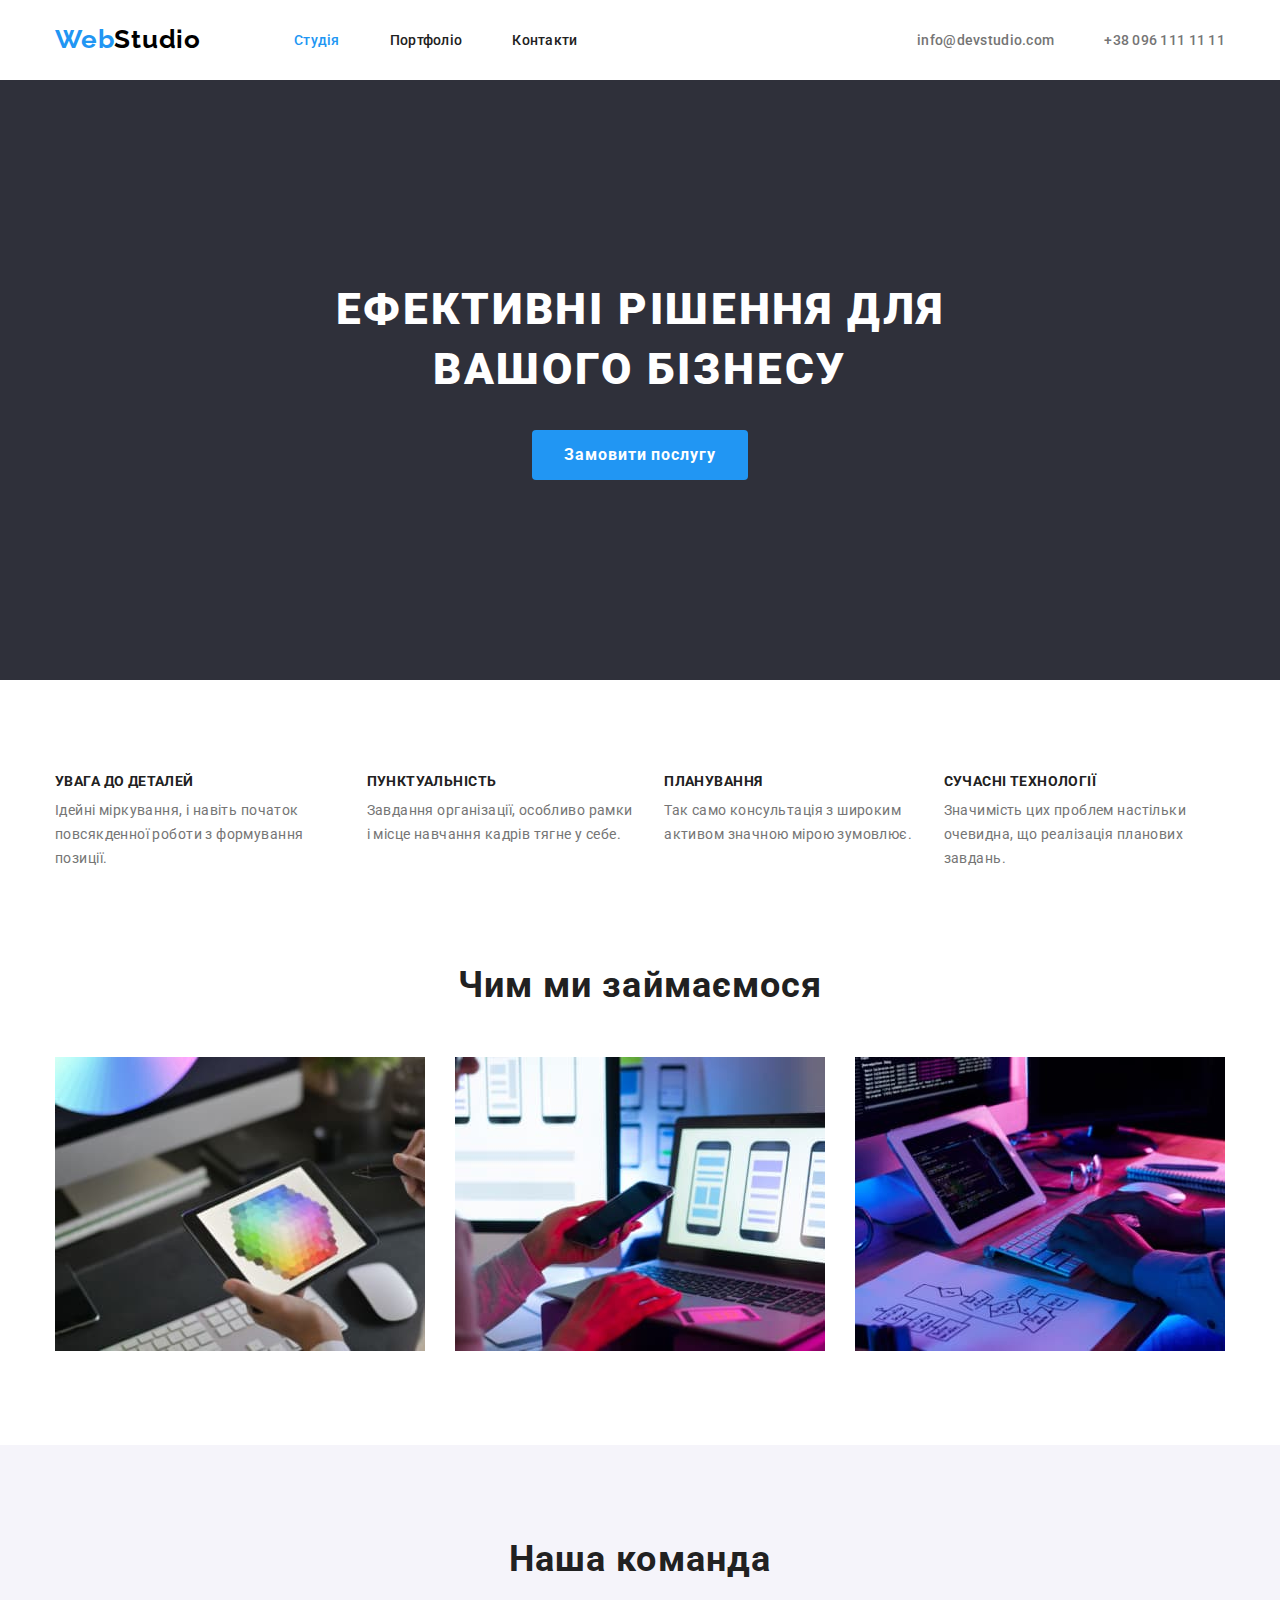
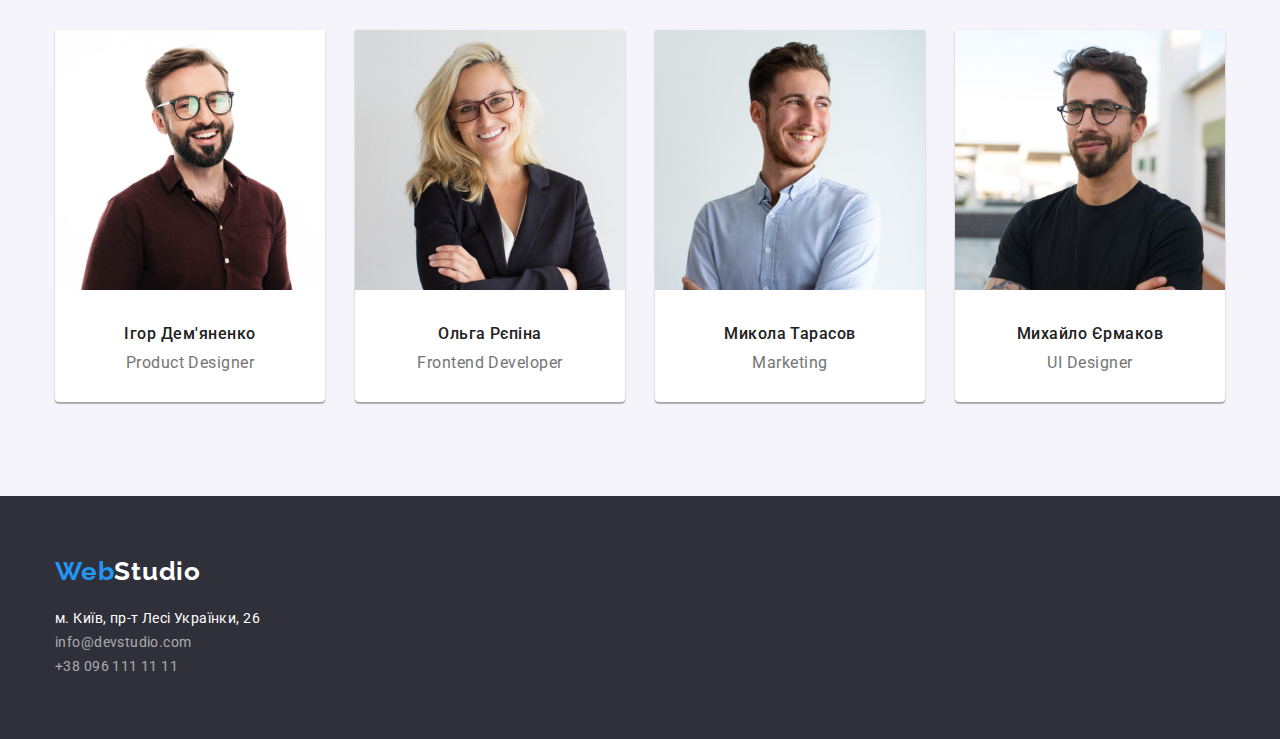
<file: index.html>
<!DOCTYPE html>
<html lang="uk">
  <head>
    <meta charset="UTF-8" />
    <meta http-equiv="X-UA-Compatible" content="IE=edge" />
    <meta name="viewport" content="width=device-width, initial-scale=1.0" />
    <title>Студія</title>
    <link rel="preconnect" href="https://fonts.googleapis.com" />
    <link rel="preconnect" href="https://fonts.gstatic.com" crossorigin />
    <link
      href="https://fonts.googleapis.com/css2?family=Raleway:wght@700&family=Roboto:wght@400;500;700;900&display=swap"
      rel="stylesheet"
    />
    <link
      rel="stylesheet"
      href="https://cdnjs.cloudflare.com/ajax/libs/modern-normalize/1.0.0/modern-normalize.min.css"
    />
    <link rel="stylesheet" href="./css/styles.css" />
  </head>
  <body>
    <header>
      <div class="container header-div">
        <nav class="navigation">
          <a href="#" class="logo-head"
            >Web<span class="h-studio">Studio</span></a
          >
          <ul class="nav-links">
            <li class="nav-item">
              <a href="#" class="nav-link active">Студія</a>
            </li>
            <li class="nav-item">
              <a href="./portfolio.html" class="nav-link">Портфоліо</a>
            </li>
            <li class="nav-item"><a href="#" class="nav-link">Контакти</a></li>
          </ul>
        </nav>
        <ul class="contacts-list">
          <li class="contacts-item">
            <a href="mailto:info@devstudio.com" class="contacts"
              >info@devstudio.com</a>
          </li>
          <li class="contacts-item">
            <a href="tel:+380961111111" class="contacts">+38 096 111 11 11</a>
          </li>
        </ul>
      </div>
    </header>
    <main>
      <section class="main-title">
        <h1 class="title">ЕФЕКТИВНІ РІШЕННЯ ДЛЯ ВАШОГО БІЗНЕСУ</h1>
        <button type="button" class="main-button">Замовити послугу</button>
      </section>
      <section class="features section">
        <div class="container">
          <h2 class="features-title">Особливості</h2>
          <ul class="features-list">
            <li class="features-item">
              <h3 class="feature">УВАГА ДО ДЕТАЛЕЙ</h3>
              <p class="description">
                Ідейні міркування, і навіть початок повсякденної роботи з
                формування позиції.
              </p>
            </li>
            <li class="features-item">
              <h3 class="feature">ПУНКТУАЛЬНІСТЬ</h3>
              <p class="description">
                Завдання організації, особливо рамки і місце навчання кадрів
                тягне у себе.
              </p>
            </li>
            <li class="features-item">
              <h3 class="feature">ПЛАНУВАННЯ</h3>
              <p class="description">
                Так само консультація з широким активом значною мірою зумовлює.
              </p>
            </li>
            <li class="features-item">
              <h3 class="feature">СУЧАСНІ ТЕХНОЛОГІЇ</h3>
              <p class="description">
                Значимість цих проблем настільки очевидна, що реалізація
                планових завдань.
              </p>
            </li>
          </ul>
        </div>
      </section>
      <section class="work-section">
        <div class="container">
          <h2 class="work">Чим ми займаємося</h2>
          <ul class="work-list">
            <li>
              <img class="work-img"
                src="./images/box1.jpg"
                alt="Розробка веб-сайтів"
                width="370"
              />
            </li>
            <li>
              <img class="work-img"
                src="./images/box2.jpg"
                alt="Розробка мобільних додатків"
                width="370"
              />
            </li>
            <li>
              <img class="work-img"
                src="./images/box3.jpg"
                alt="Розробка додатків для планшетів"
                width="370"
              />
            </li>
          </ul>
        </div>
      </section>
      <section class="command-section section">
        <div class="container">
          <h2 class="command">Наша команда</h2>
          <ul class="command-list">
            <li class="command-box">
              <img
                src="./images/card1.jpg"
                alt="На фото зображений Ігор Дем'яненко"
                width="270"
              />
              <div class="command-footer">
                <h3 class="command-name">Ігор Дем'яненко</h3>
                <p lang="en" class="vocation">Product Designer</p>
              </div>
            </li>
            <li class="command-box">
              <img
                src="./images/card2.jpg"
                alt="На фото зображена Ольга Рєпіна"
                width="270"
              />
              <div class="command-footer">
                <h3 class="command-name">Ольга Рєпіна</h3>
                <p lang="en" class="vocation">Frontend Developer</p>
              </div>
            </li>
            <li class="command-box">
              <img
                src="./images/card3.jpg"
                alt="На фото зображений Микола Тарасов"
                width="270"
              />
              <div class="command-footer">
                <h3 class="command-name">Микола Тарасов</h3>
                <p lang="en" class="vocation">Marketing</p>
              </div>
            </li>
            <li class="command-box">
              <img
                src="./images/card4.jpg"
                alt="На фото зображений Михайло Єрмаков"
                width="270"
              />
              <div class="command-footer">
                <h3 class="command-name">Михайло Єрмаков</h3>
                <p lang="en" class="vocation">UI Designer</p>
              </div>
            </li>
          </ul>
        </div>
      </section>
    </main>
    <footer class="footer-section">
      <div class="container">
        <a href="#" class="logo-foot"
          >Web<span class="f-studio">Studio</span></a
        >
        <address class="links">
          <ul class="links-list">
            <li class="links-item">
              <a class="map-link" href="https://goo.gl/maps/raP1wYEvjYvxZ6iC6"
                >м. Київ, пр-т Лесі Українки, 26</a
              >
            </li>
            <li class="links-item">
              <a class="contact-link" href="mailto:info@devstudio.com"
                >info@devstudio.com</a
              >
            </li>
            <li class="links-item">
              <a class="contact-link" href="tel:+380961111111"
                >+38 096 111 11 11</a
              >
            </li>
          </ul>
        </address>
      </div>
    </footer>
  </body>
</html>
</file>
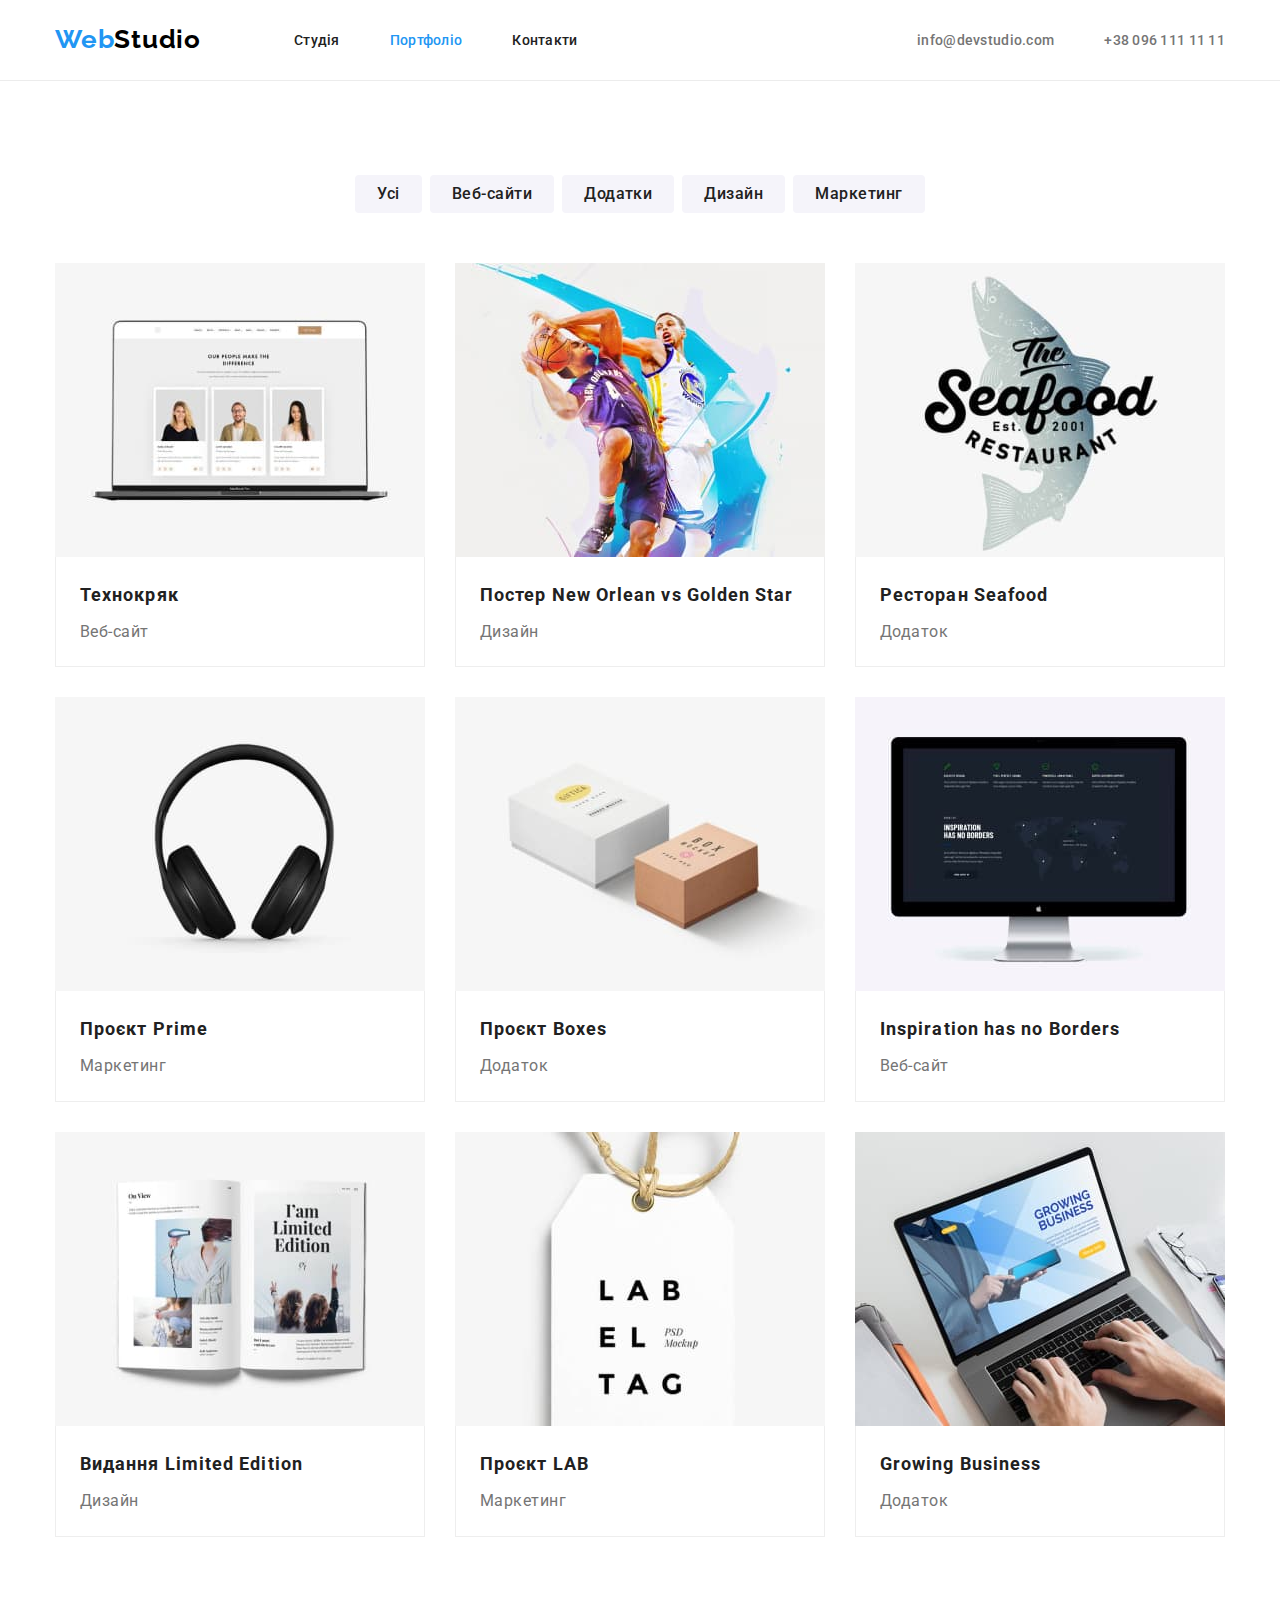
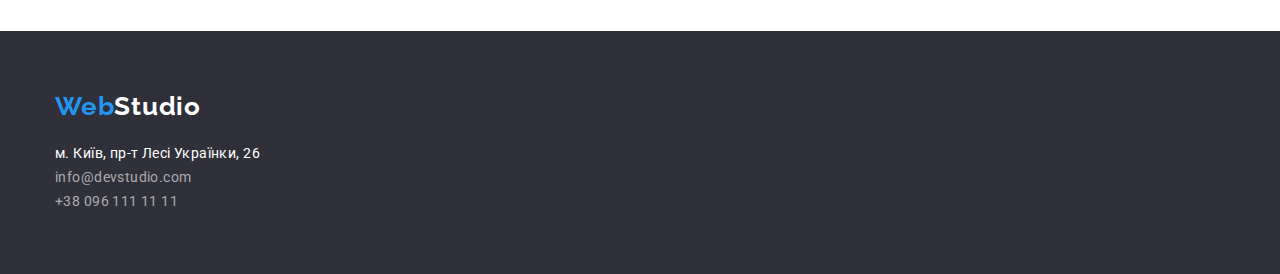
<file: portfolio.html>
<!DOCTYPE html>
<html lang="uk">

<head>
    <meta charset="UTF-8">
    <meta http-equiv="X-UA-Compatible" content="IE=edge">
    <meta name="viewport" content="width=device-width, initial-scale=1.0">
    <title>Портфоліо</title>
    <link rel="preconnect" href="https://fonts.googleapis.com">
    <link rel="preconnect" href="https://fonts.gstatic.com" crossorigin>
    <link
        href="https://fonts.googleapis.com/css2?family=Raleway:wght@700&family=Roboto:wght@400;500;700;900&display=swap"
        rel="stylesheet">
    <link rel="stylesheet" href="https://cdnjs.cloudflare.com/ajax/libs/modern-normalize/1.0.0/modern-normalize.min.css" />
    <link rel="stylesheet" href="./css/styles.css">
</head>

<body>
    <header class="head-border">
        <div class="container header-div">
            <nav class="navigation">
                <a href="#" class="logo-head">Web<span class="h-studio">Studio</span></a>
                <ul class="nav-links">
                    <li class="nav-item"><a href="./index.html" class="nav-link">Студія</a></li>
                    <li class="nav-item"><a href="#" class="nav-link active">Портфоліо</a></li>
                    <li class="nav-item"><a href="#" class="nav-link">Контакти</a></li>
                </ul>
            </nav>
            <ul class="contacts-list">
                <li class="contacts-item"><a href="mailto:info@devstudio.com" class="contacts">info@devstudio.com</a></li>
                <li class="contacts-item"><a href="tel:+380961111111" class="contacts">+38 096 111 11 11</a></li>
            </ul>
        </div>
    </header>
    <main>
        <section class="section">
            <div class="container">
                <h1 class="filters-title">Наші роботи</h1>
                <ul class="filters">
                    <li class="filters-item"><button type="button" class="filters-btn">Усі</button></li>
                    <li class="filters-item"><button type="button" class="filters-btn">Веб-сайти</button></li>
                    <li class="filters-item"><button type="button" class="filters-btn">Додатки</button></li>
                    <li class="filters-item"><button type="button" class="filters-btn">Дизайн</button></li>
                    <li class="filters-item"><button type="button" class="filters-btn">Маркетинг</button></li>
                </ul>
                <ul class="projects">
                    <li class="projects-item">
                        <a href="#" class="projects-container">
                            <img class="project-img" src="./images/project1.jpg" width="370" alt="Веб-сайт на комп'ютері">
                            <div class="project-footer">
                                <h2 class="project-name">Технокряк</h2>
                                <p class="project-kind">Веб-сайт</p>
                            </div>
                        </a>
                    </li>
                    <li class="projects-item">
                        <a href="#" class="projects-container">
                            <img class="project-img" src="./images/project2.jpg" width="370" alt="Баскетболісти з м'ячем">
                            <div class="project-footer">
                                <h2 class="project-name" lang="en">Постер New Orlean vs Golden Star</h2>
                                <p class="project-kind">Дизайн</p>
                            </div>
                        </a>
                    </li>
                    <li class="projects-item">
                        <a href="#" class="projects-container">
                            <img class="project-img" src="./images/project3.jpg" width="370" alt="Логотип ресторану Seafood">
                            <div class="project-footer">
                                <h2 class="project-name" lang="en">Ресторан Seafood</h2>
                                <p class="project-kind">Додаток</p>
                            </div>
                        </a>
                    </li>
                    <li class="projects-item">
                        <a href="#" class="projects-container">
                            <img class="project-img" src="./images/project4.jpg" width="370" alt="Навушники">
                            <div class="project-footer">
                                <h2 class="project-name" lang="en">Проєкт Prime</h2>
                                <p class="project-kind">Маркетинг</p>
                            </div>
                        </a>
                    </li>
                    <li class="projects-item">
                        <a href="#" class="projects-container">
                            <img class="project-img" src="./images/project5.jpg" width="370" alt="Коробки">
                            <div class="project-footer">
                                <h2 class="project-name" lang="en">Проєкт Boxes</h2>
                                <p class="project-kind">Додаток</p>
                            </div>
                        </a>
                    </li>
                    <li class="projects-item">
                        <a href="#" class="projects-container">
                            <img class="project-img" src="./images/project6.jpg" width="370" alt="Монітор">
                            <div class="project-footer">
                                <h2 class="project-name" lang="en">Inspiration has no Borders</h2>
                                <p class="project-kind">Веб-сайт</p>
                            </div>
                        </a>
                    </li>
                    <li class="projects-item">
                        <a href="#" class="projects-container">
                            <img class="project-img" src="./images/project7.jpg" width="370" alt="Книга">
                            <div class="project-footer">
                                <h2 class="project-name" lang="en">Видання Limited Edition</h2>
                                <p class="project-kind">Дизайн</p>
                            </div>
                        </a>
                    </li>
                    <li class="projects-item">
                        <a href="#" class="projects-container">
                            <img class="project-img" src="./images/project8.jpg" width="370" alt="Ярлик">
                            <div class="project-footer">
                                <h2 class="project-name" lang="en">Проєкт LAB</h2>
                                <p class="project-kind">Маркетинг</p>
                            </div>
                        </a>
                    </li>
                    <li class="projects-item">
                        <a href="#" class="projects-container">
                            <img class="project-img" src="./images/project9.jpg" width="370" alt="Ноутбук">
                            <div class="project-footer">
                                <h2 class="project-name" lang="en">Growing Business</h2>
                                <p class="project-kind">Додаток</p>
                            </div>
                        </a>
                    </li>
                </ul>
            </div>
        </section>
    </main>
    <footer class="footer-section">
        <div class="container">
            <a href="#" class="logo-foot">Web<span class="f-studio">Studio</span></a>
            <address class="links">
                <ul class="links-list">
                    <li class="links-item"><a class="map-link" href="https://goo.gl/maps/raP1wYEvjYvxZ6iC6">м. Київ, пр-т
                            Лесі Українки, 26</a></li>
                    <li class="links-item"><a class="contact-link" href="mailto:info@devstudio.com">info@devstudio.com</a>
                    </li>
                    <li class="links-item"><a class="contact-link" href="tel:+380961111111">+38 096 111 11 11</a></li>
                </ul>
            </address>
        </div>
    </footer>
</body>

</html>
</file>
<file: css/styles.css>
:root {
  --bcg-black: #2f303a;
  --bcg-main: #f5f4fa;
  --accent-color: #2196f3;
  --primary-text-color: #212121;
  --secondary-text-color: #757575;
  --footer-contacts: rgba(255, 255, 255, 0.6);
  --black-color: #000000;
  --white-color: #ffffff;
  --box-shadow-btn: rgba(0, 0, 0, 0.15);
  --box-shadow-command1: rgba(0, 0, 0, 0.12);
  --box-shadow-command2: rgba(0, 0, 0, 0.14);
  --box-shadow-command3: rgba(0, 0, 0, 0.2);
  --head-border: #ececec;
  --project-border: #eeeeee;
}

body {
  font-family: "Roboto", sans-serif;
  font-style: normal;
  background-color: var(--white-color);
  color: var(--primary-text-color);
}
h1,
h2,
h3,
h4,
h5,
h6,
p {
  margin: 0 auto;
  padding-left: 0;
}
ul {
  margin: 0;
  padding: 0;
}

/* Контейнер    Секція */

.container {
  width: 1200px;
  margin: 0 auto;
  padding: 0 15px;
}
.section {
  padding: 94px 0;
}

/* Логотип */

.logo-head {
  font-family: "Raleway";
  font-weight: 700;
  font-size: 26px;
  line-height: 1.19;
  letter-spacing: 0.03em;
  color: var(--accent-color);
  text-decoration: none;
  margin-top: 24px;
  margin-bottom: 25px;
}
.h-studio {
  color: var(--black-color);
}

/* Навігація по сторінкам*/

.nav-item:not(:last-child) {
  margin-right: 50px;
}
.nav-item:first-of-type {
  margin-left: 93px;
}
.nav-links {
  list-style: none;
  display: flex;
}
.nav-link {
  font-weight: 500;
  font-size: 14px;
  line-height: 1.14;
  letter-spacing: 0.02em;
  color: var(--primary-text-color);
  text-decoration: none;
}
.nav-link:hover,
.nav-link:focus {
  color: var(--accent-color);
}
.active {
  color: var(--accent-color);
}
.navigation {
  display: flex;
  align-items: center;
}

/* Контакти в хедері */

.contacts-list {
  list-style: none;
  display: flex;
  margin-left: auto;
}
.contacts {
  font-weight: 500;
  font-size: 14px;
  line-height: 1.14;
  letter-spacing: 0.02em;
  color: var(--secondary-text-color);
  text-decoration: none;
}
.contacts:hover,
.contacts:focus {
  color: var(--accent-color);
}
.contacts-item:first-of-type {
  padding-right: 50px;
}
.header-div {
  display: flex;
  align-items: center;
}

/* Секція main - заголовок з кнопкою*/

.main-title {
  background-color: var(--bcg-black);
  text-align: center;
  padding-top: 200px;
  padding-bottom: 200px;
}
.title {
  font-weight: 900;
  font-size: 44px;
  line-height: 1.36;
  letter-spacing: 0.06em;
  color: var(--white-color);
  max-width: 696px;
}
.main-button {
  font-weight: 700;
  font-size: 16px;
  line-height: 1.87;
  letter-spacing: 0.06em;
  color: var(--white-color);
  background-color: var(--accent-color);
  border: none;
  border-radius: 4px;
  padding: 10px 32px;
  cursor: pointer;
  margin-top: 30px;
}

/* Заголовки h2 */

.features-title,
.work,
.command {
  font-weight: 700;
  font-size: 36px;
  line-height: 1.16;
  text-align: center;
  letter-spacing: 0.03em;
}

/* Секція - Особливості*/

.features-title {
  display: none;
}
.features-list {
  list-style: none;
  display: flex;
}
.features-item:not(:last-of-type) {
  margin-right: 30px;
}
.feature {
  font-weight: 700;
  font-size: 14px;
  line-height: 1.14;
  letter-spacing: 0.03em;
  text-transform: uppercase;
  margin-bottom: 10px;
}
.description {
  font-weight: 400;
  font-size: 14px;
  line-height: 1.7;
  letter-spacing: 0.03em;
  color: var(--secondary-text-color);
}

/* Секція - Чим ми займаємося */

.work-section {
  padding-bottom: 94px;
}
.work {
  margin-bottom: 50px;
}
.work-list {
  list-style: none;
  display: flex;
  justify-content: space-between;
}
.work-img {
  display: block;
}

/* Секція - Наша команда*/

.command {
  margin-bottom: 50px;
}
.command-section {
  background-color: var(--bcg-main);
}
.command-list {
  list-style: none;
  display: flex;
  justify-content: space-between;
}
.command-box {
  background-color: var(--white-color);
  box-shadow: 0px 1px 3px var(--box-shadow-command1),
    0px 1px 1px var(--box-shadow-command2),
    0px 2px 1px var(--box-shadow-command3);
  border-radius: 0px 0px 4px 4px;
}
.command-footer {
  text-align: center;
  padding: 30px 0;
}
.command-name {
  font-weight: 500;
  font-size: 16px;
  line-height: 1.18;
  letter-spacing: 0.03em;
  margin-bottom: 10px;
}
.vocation {
  font-weight: 400;
  font-size: 16px;
  line-height: 1.18;
  letter-spacing: 0.03em;
  color: var(--secondary-text-color);
}

/* Футер */

.footer-section {
  background-color: var(--bcg-black);
  padding: 60px 0;
}
.logo-foot {
  font-family: "Raleway";
  font-weight: 700;
  font-size: 26px;
  line-height: 1.19;
  letter-spacing: 0.03em;
  color: var(--accent-color);
  text-decoration: none;
}
.f-studio {
  color: var(--white-color);
}
.links {
  font-style: inherit;
  font-weight: 400;
  font-size: 14px;
  line-height: 1.7;
  letter-spacing: 0.03em;
  margin-top: 20px;
}
.links-list {
  list-style: none;
}
.map-link {
  color: var(--white-color);
  text-decoration: none;
}
.contact-link {
  color: var(--footer-contacts);
  text-decoration: none;
}
.contact-link:hover,
.contact-link:focus {
  color: var(--accent-color);
}

/* Портфоліо */

.head-border {
  border-bottom: 1px solid var(--head-border);
}

/* Фільтри*/

.filters-title {
  display: none;
}
.filters {
  list-style: none;
  display: flex;
  justify-content: center;
  margin-bottom: 50px;
}
.filters-btn {
  font-weight: 500;
  font-size: 16px;
  line-height: 1.6;
  letter-spacing: 0.03em;
  color: var(--primary-text-color);
  background-color: var(--bcg-main);
  border: none;
  border-radius: 4px;
  cursor: pointer;
  padding: 6px 22px;
}
.filters-btn:hover,
.filters-btn:focus {
  color: var(--white-color);
  background-color: var(--accent-color);
}
.filters-item:not(:last-of-type) {
  margin-right: 8px;
}

/* Проєкти */

.projects {
  list-style: none;
  display: flex;
  flex-wrap: wrap;
  gap: 30px;
}
.projects-container {
  text-decoration: none;
}
.project-name {
  font-weight: 700;
  font-size: 18px;
  line-height: 2;
  letter-spacing: 0.06em;
  color: var(--primary-text-color);
  margin-bottom: 4px;
}
.project-kind {
  font-weight: 400;
  font-size: 16px;
  line-height: 1.87;
  letter-spacing: 0.03em;
  color: var(--secondary-text-color);
}
.project-img {
  display: block;
}
.project-footer {
  padding: 20px 10px 20px 24px;
  border-left: 1px solid var(--project-border);
  border-right: 1px solid var(--project-border);
  border-bottom: 1px solid var(--project-border);
}
</file>
